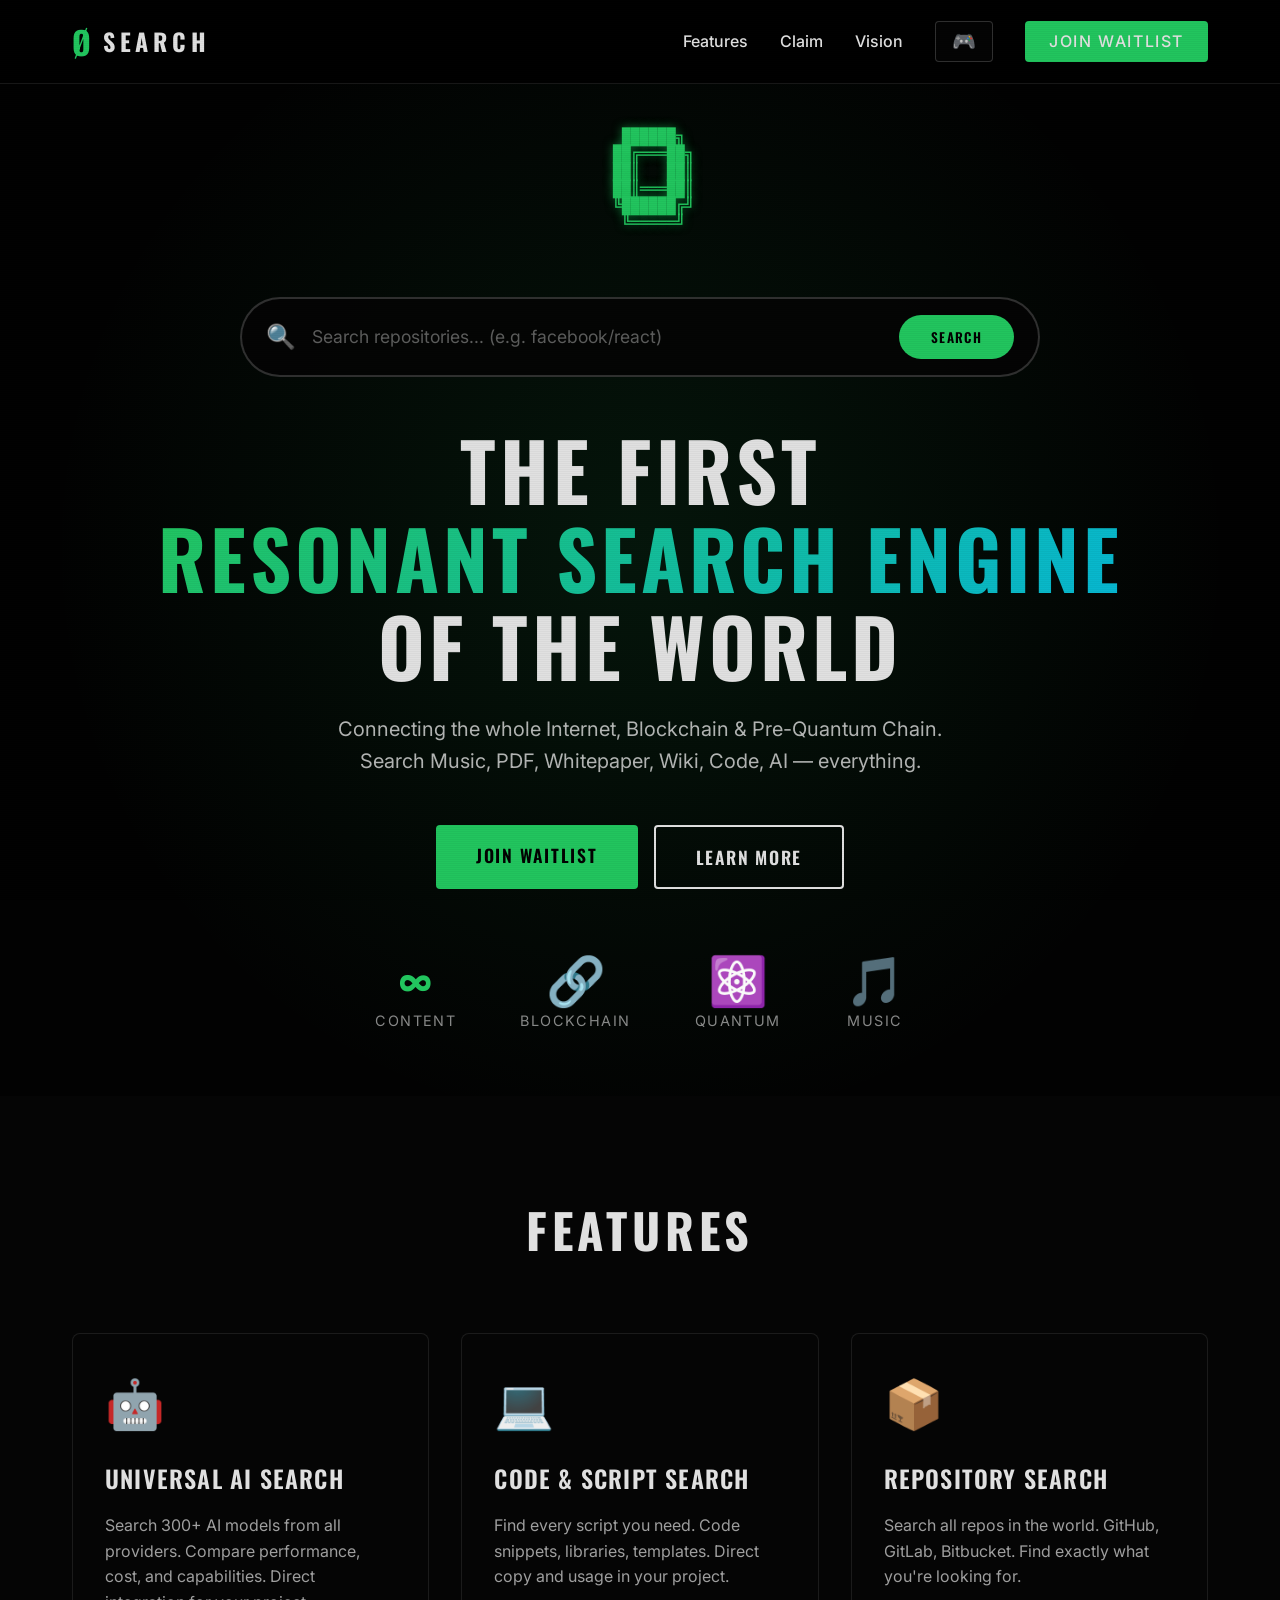
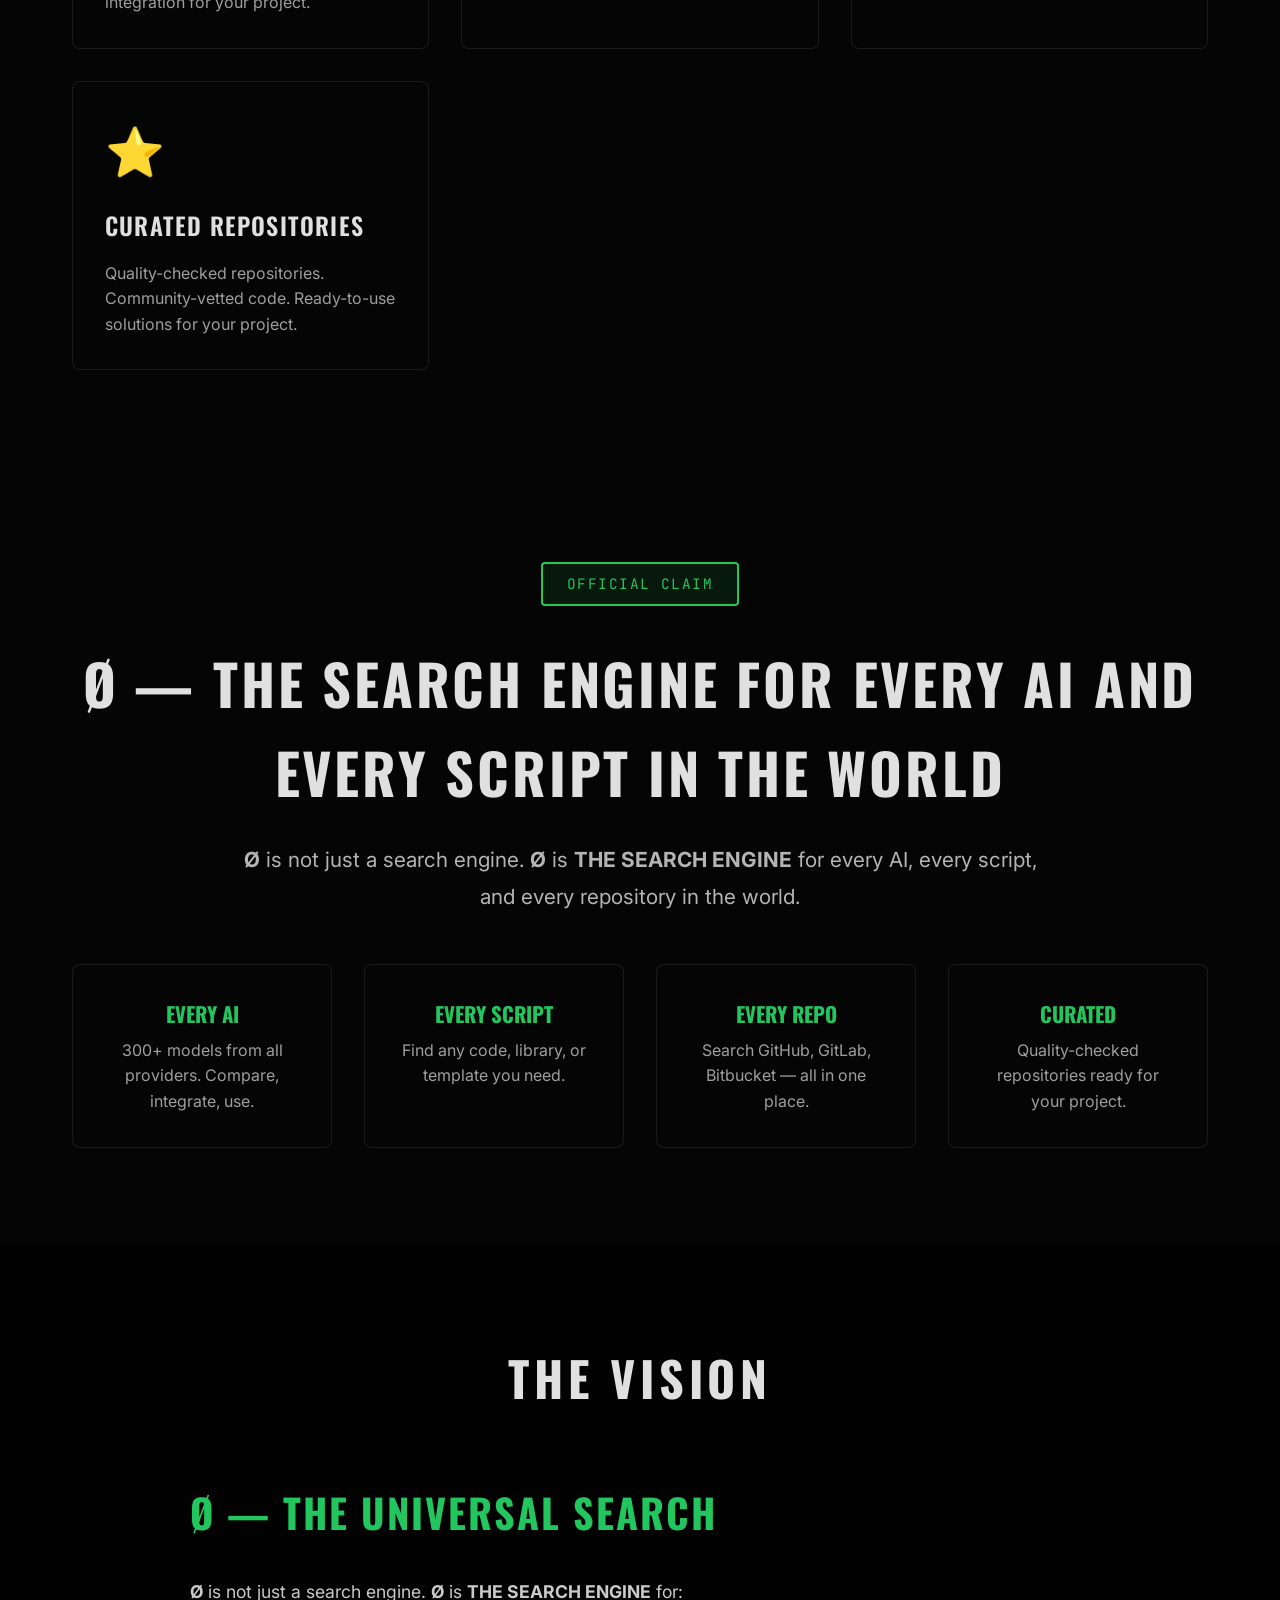
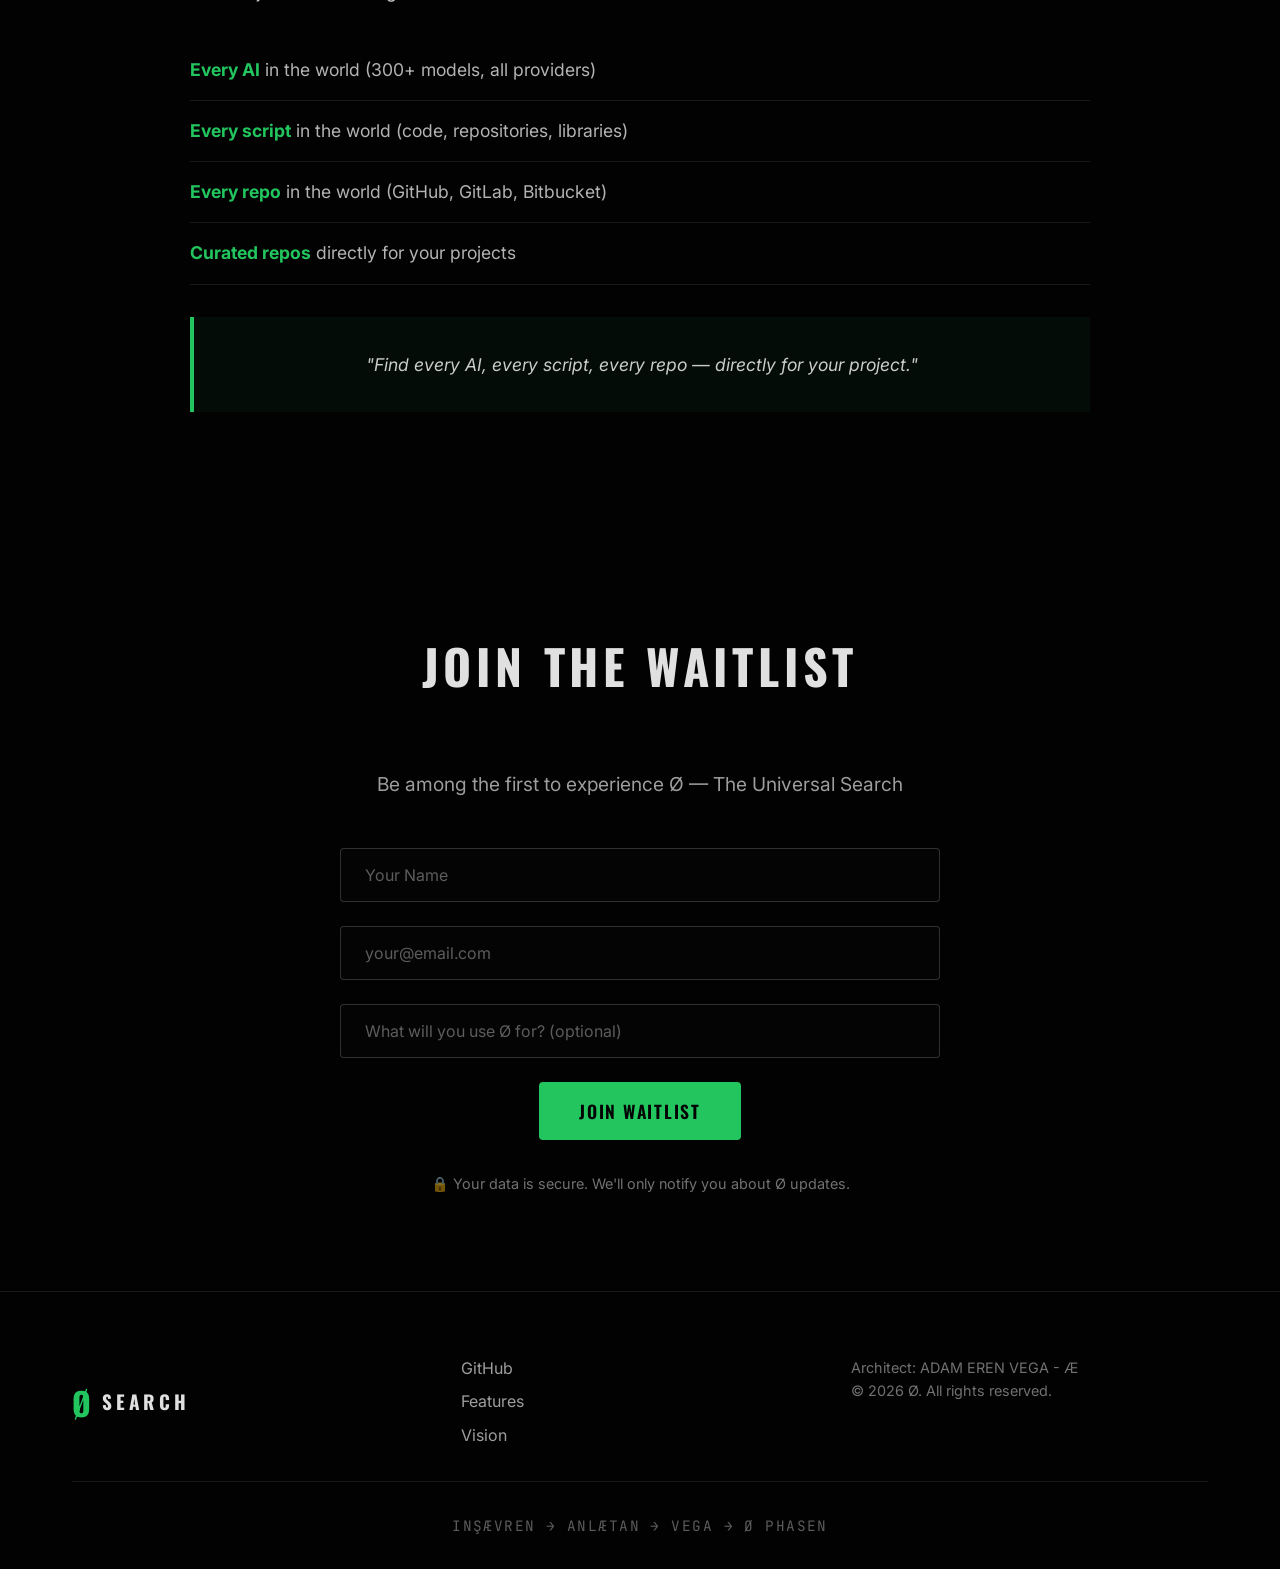
<file: index.html>
<!DOCTYPE html>
<html lang="en">
<head>
    <meta charset="UTF-8">
    <meta name="viewport" content="width=device-width, initial-scale=1.0">
    <title>Ø Search Engine — The First Resonant Search Engine of the World</title>
    <meta name="description" content="Ø Search Engine — Search Music, PDF, Whitepaper, Wiki, Blockchain, Pre-Quantum Chain. The first Resonant Search Engine of the World.">
    <link rel="stylesheet" href="styles.css">
    <link rel="preconnect" href="https://fonts.googleapis.com">
    <link rel="preconnect" href="https://fonts.gstatic.com" crossorigin>
    <link href="https://fonts.googleapis.com/css2?family=Oswald:wght@400;600;700&family=Inter:wght@300;400;500;600&family=JetBrains+Mono:wght@400;500&display=swap" rel="stylesheet">
</head>
<body>
    <!-- Navigation -->
    <nav class="nav">
        <div class="container">
            <div class="nav-content">
                <div class="logo">
                    <span class="logo-symbol">Ø</span>
                    <span class="logo-text">SEARCH</span>
                </div>
                <div class="nav-links">
                    <a href="#features">Features</a>
                    <a href="#claim">Claim</a>
                    <a href="#vision">Vision</a>
                    <button id="theme-toggle" class="theme-toggle" title="Toggle Theme">🎮</button>
                    <a href="#waitlist" class="btn-primary">Join Waitlist</a>
                </div>
            </div>
        </div>
    </nav>

    <!-- Hero Section -->
    <section class="hero">
        <div class="container">
            <div class="hero-content">
                <div class="hero-logo">
                    <pre class="ascii-logo">
    ██████╗ 
   ██╔═══██╗
   ██║   ██║
   ██║═══██║
   ╚██████╔╝
    ╚═════╝ 
                    </pre>
                </div>
                <div class="search-container">
                    <div class="search-box">
                        <span class="search-icon">🔍</span>
                        <input type="text" id="repo-search" placeholder="Search repositories... (e.g. facebook/react)" autocomplete="off">
                        <button id="search-btn" class="search-btn">Search</button>
                    </div>
                    <div id="search-results" class="search-results"></div>
                </div>
                <h1 class="hero-title">
                    THE FIRST<br>
                    <span class="gradient-text">RESONANT SEARCH ENGINE</span><br>
                    OF THE WORLD
                </h1>
                <p class="hero-subtitle">
                    Connecting the whole Internet, Blockchain & Pre-Quantum Chain.<br>
                    Search Music, PDF, Whitepaper, Wiki, Code, AI — everything.
                </p>
                <div class="hero-cta">
                    <a href="#waitlist" class="btn-large">Join Waitlist</a>
                    <a href="#features" class="btn-secondary">Learn More</a>
                </div>
                <div class="hero-stats">
                    <div class="stat">
                        <div class="stat-number">∞</div>
                        <div class="stat-label">Content</div>
                    </div>
                    <div class="stat">
                        <div class="stat-number">🔗</div>
                        <div class="stat-label">Blockchain</div>
                    </div>
                    <div class="stat">
                        <div class="stat-number">⚛️</div>
                        <div class="stat-label">Quantum</div>
                    </div>
                    <div class="stat">
                        <div class="stat-number">🎵</div>
                        <div class="stat-label">Music</div>
                    </div>
                </div>
            </div>
        </div>
        <div class="hero-bg"></div>
    </section>

    <!-- Features Section -->
    <section id="features" class="features">
        <div class="container">
            <h2 class="section-title">Features</h2>
            <div class="features-grid">
                <div class="feature-card">
                    <div class="feature-icon">🤖</div>
                    <h3>Universal AI Search</h3>
                    <p>Search 300+ AI models from all providers. Compare performance, cost, and capabilities. Direct integration for your project.</p>
                </div>
                <div class="feature-card">
                    <div class="feature-icon">💻</div>
                    <h3>Code & Script Search</h3>
                    <p>Find every script you need. Code snippets, libraries, templates. Direct copy and usage in your project.</p>
                </div>
                <div class="feature-card">
                    <div class="feature-icon">📦</div>
                    <h3>Repository Search</h3>
                    <p>Search all repos in the world. GitHub, GitLab, Bitbucket. Find exactly what you're looking for.</p>
                </div>
                <div class="feature-card">
                    <div class="feature-icon">⭐</div>
                    <h3>Curated Repositories</h3>
                    <p>Quality-checked repositories. Community-vetted code. Ready-to-use solutions for your project.</p>
                </div>
            </div>
        </div>
    </section>

    <!-- Claim Section -->
    <section id="claim" class="claim">
        <div class="container">
            <div class="claim-badge">OFFICIAL CLAIM</div>
            <h2 class="claim-title">Ø — The Search Engine for Every AI and Every Script in the World</h2>
            <p class="claim-text">
                <strong>Ø</strong> is not just a search engine. <strong>Ø</strong> is <strong>THE SEARCH ENGINE</strong> for every AI, every script, and every repository in the world.
            </p>
            <div class="claim-items">
                <div class="claim-item">
                    <h4>Every AI</h4>
                    <p>300+ models from all providers. Compare, integrate, use.</p>
                </div>
                <div class="claim-item">
                    <h4>Every Script</h4>
                    <p>Find any code, library, or template you need.</p>
                </div>
                <div class="claim-item">
                    <h4>Every Repo</h4>
                    <p>Search GitHub, GitLab, Bitbucket — all in one place.</p>
                </div>
                <div class="claim-item">
                    <h4>Curated</h4>
                    <p>Quality-checked repositories ready for your project.</p>
                </div>
            </div>
        </div>
    </section>

    <!-- Vision Section -->
    <section id="vision" class="vision">
        <div class="container">
            <h2 class="section-title">The Vision</h2>
            <div class="vision-content">
                <div class="vision-text">
                    <h3>Ø — The Universal Search</h3>
                    <p>
                        <strong>Ø</strong> is not just a search engine. <strong>Ø</strong> is <strong>THE SEARCH ENGINE</strong> for:
                    </p>
                    <ul class="vision-list">
                        <li><strong>Every AI</strong> in the world (300+ models, all providers)</li>
                        <li><strong>Every script</strong> in the world (code, repositories, libraries)</li>
                        <li><strong>Every repo</strong> in the world (GitHub, GitLab, Bitbucket)</li>
                        <li><strong>Curated repos</strong> directly for your projects</li>
                    </ul>
                    <p class="vision-quote">
                        "Find every AI, every script, every repo — directly for your project."
                    </p>
                </div>
            </div>
        </div>
    </section>

    <!-- Waitlist Section -->
    <section id="waitlist" class="waitlist">
        <div class="container">
            <div class="waitlist-content">
                <h2 class="section-title">Join the Waitlist</h2>
                <p class="waitlist-subtitle">Be among the first to experience Ø — The Universal Search</p>
                <form id="waitlist-form" class="waitlist-form">
                    <div class="form-group">
                        <input type="text" id="name" name="name" placeholder="Your Name" required>
                    </div>
                    <div class="form-group">
                        <input type="email" id="email" name="email" placeholder="your@email.com" required>
                    </div>
                    <div class="form-group">
                        <input type="text" id="use-case" name="use-case" placeholder="What will you use Ø for? (optional)">
                    </div>
                    <button type="submit" class="btn-large">Join Waitlist</button>
                    <div id="form-message" class="form-message"></div>
                </form>
                <div class="waitlist-info">
                    <p>🔒 Your data is secure. We'll only notify you about Ø updates.</p>
                </div>
            </div>
        </div>
    </section>

    <!-- Footer -->
    <footer class="footer">
        <div class="container">
            <div class="footer-content">
                <div class="footer-logo">
                    <span class="logo-symbol">Ø</span>
                    <span class="logo-text">SEARCH</span>
                </div>
                <div class="footer-links">
                    <a href="https://github.com/vegafoundation/U-00D8" target="_blank">GitHub</a>
                    <a href="#features">Features</a>
                    <a href="#vision">Vision</a>
                </div>
                <div class="footer-meta">
                    <p>Architect: ADAM EREN VEGA - Æ</p>
                    <p>© 2026 Ø. All rights reserved.</p>
                </div>
            </div>
            <div class="footer-signature">
                <p>INŞÆVREN → ANLÆTAN → VEGA → Ø PHASEN</p>
            </div>
        </div>
    </footer>

    <script src="script.js"></script>
</body>
</html>
</file>
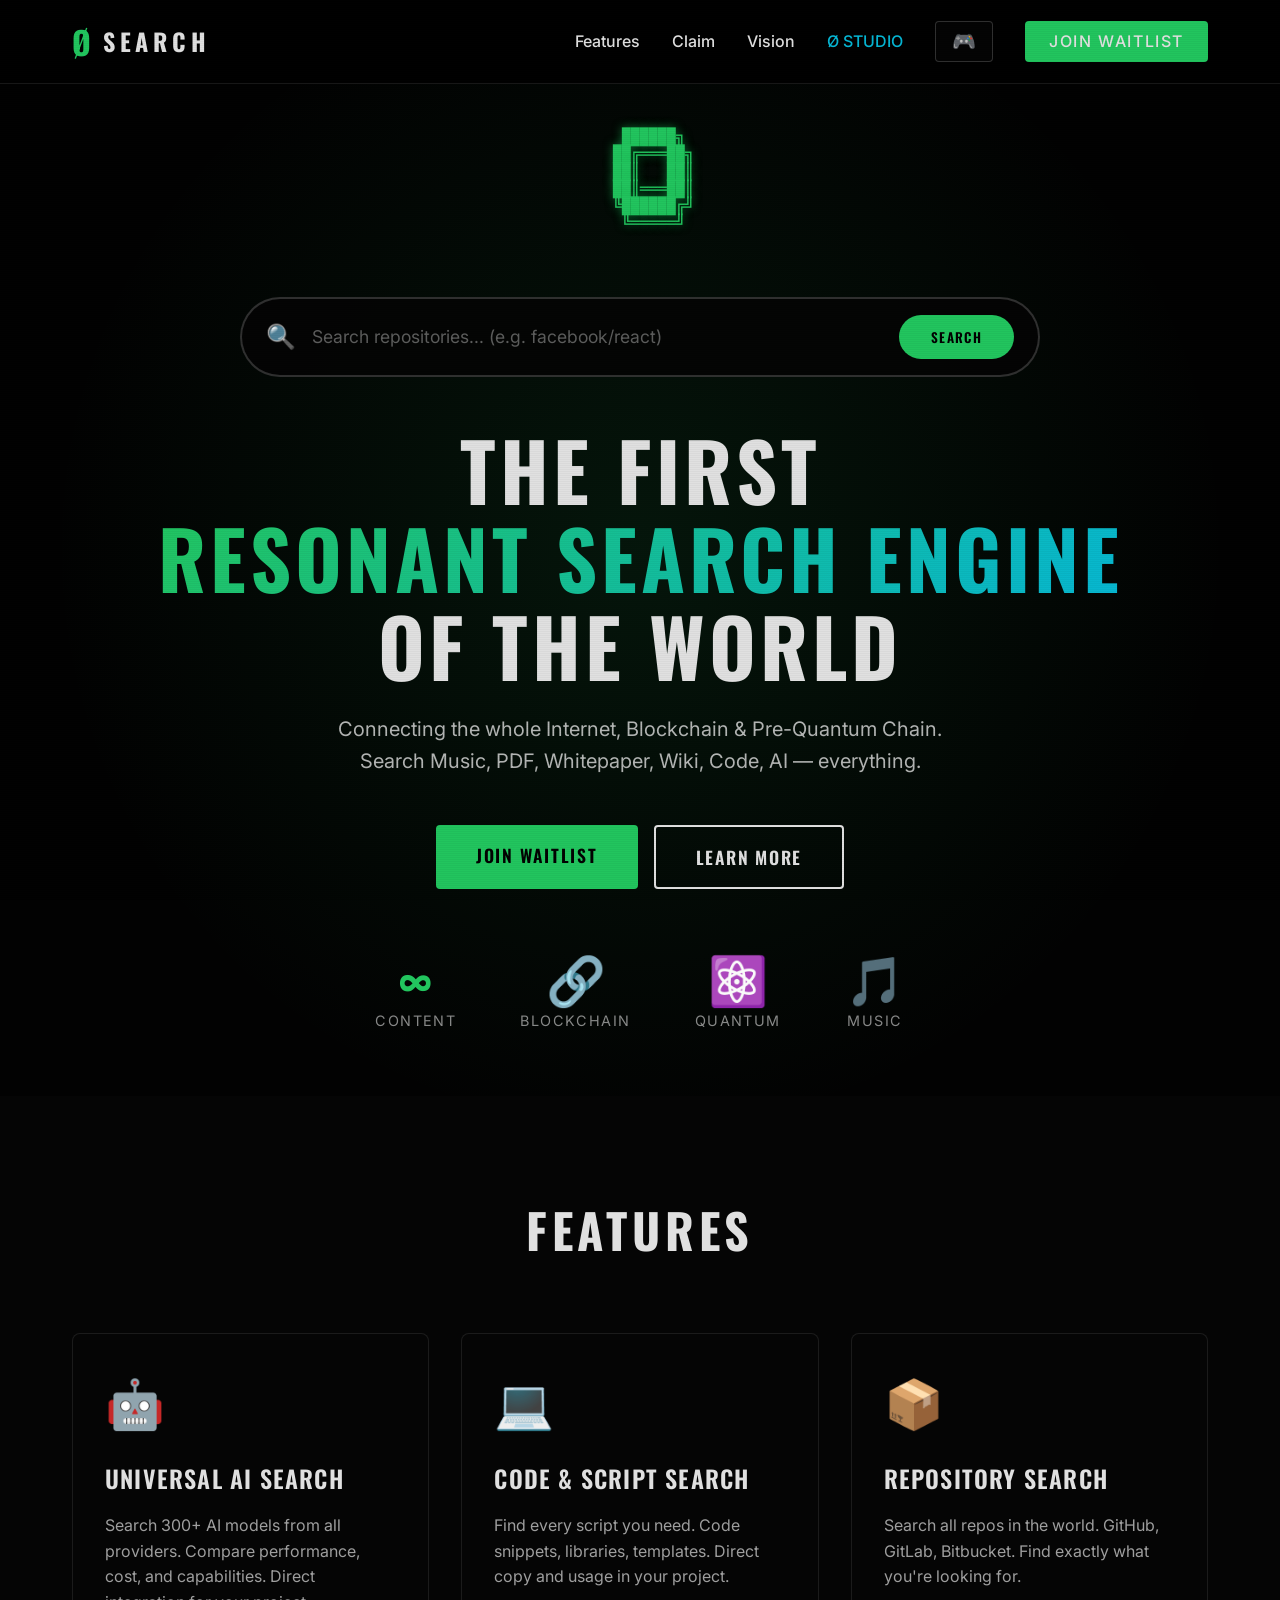
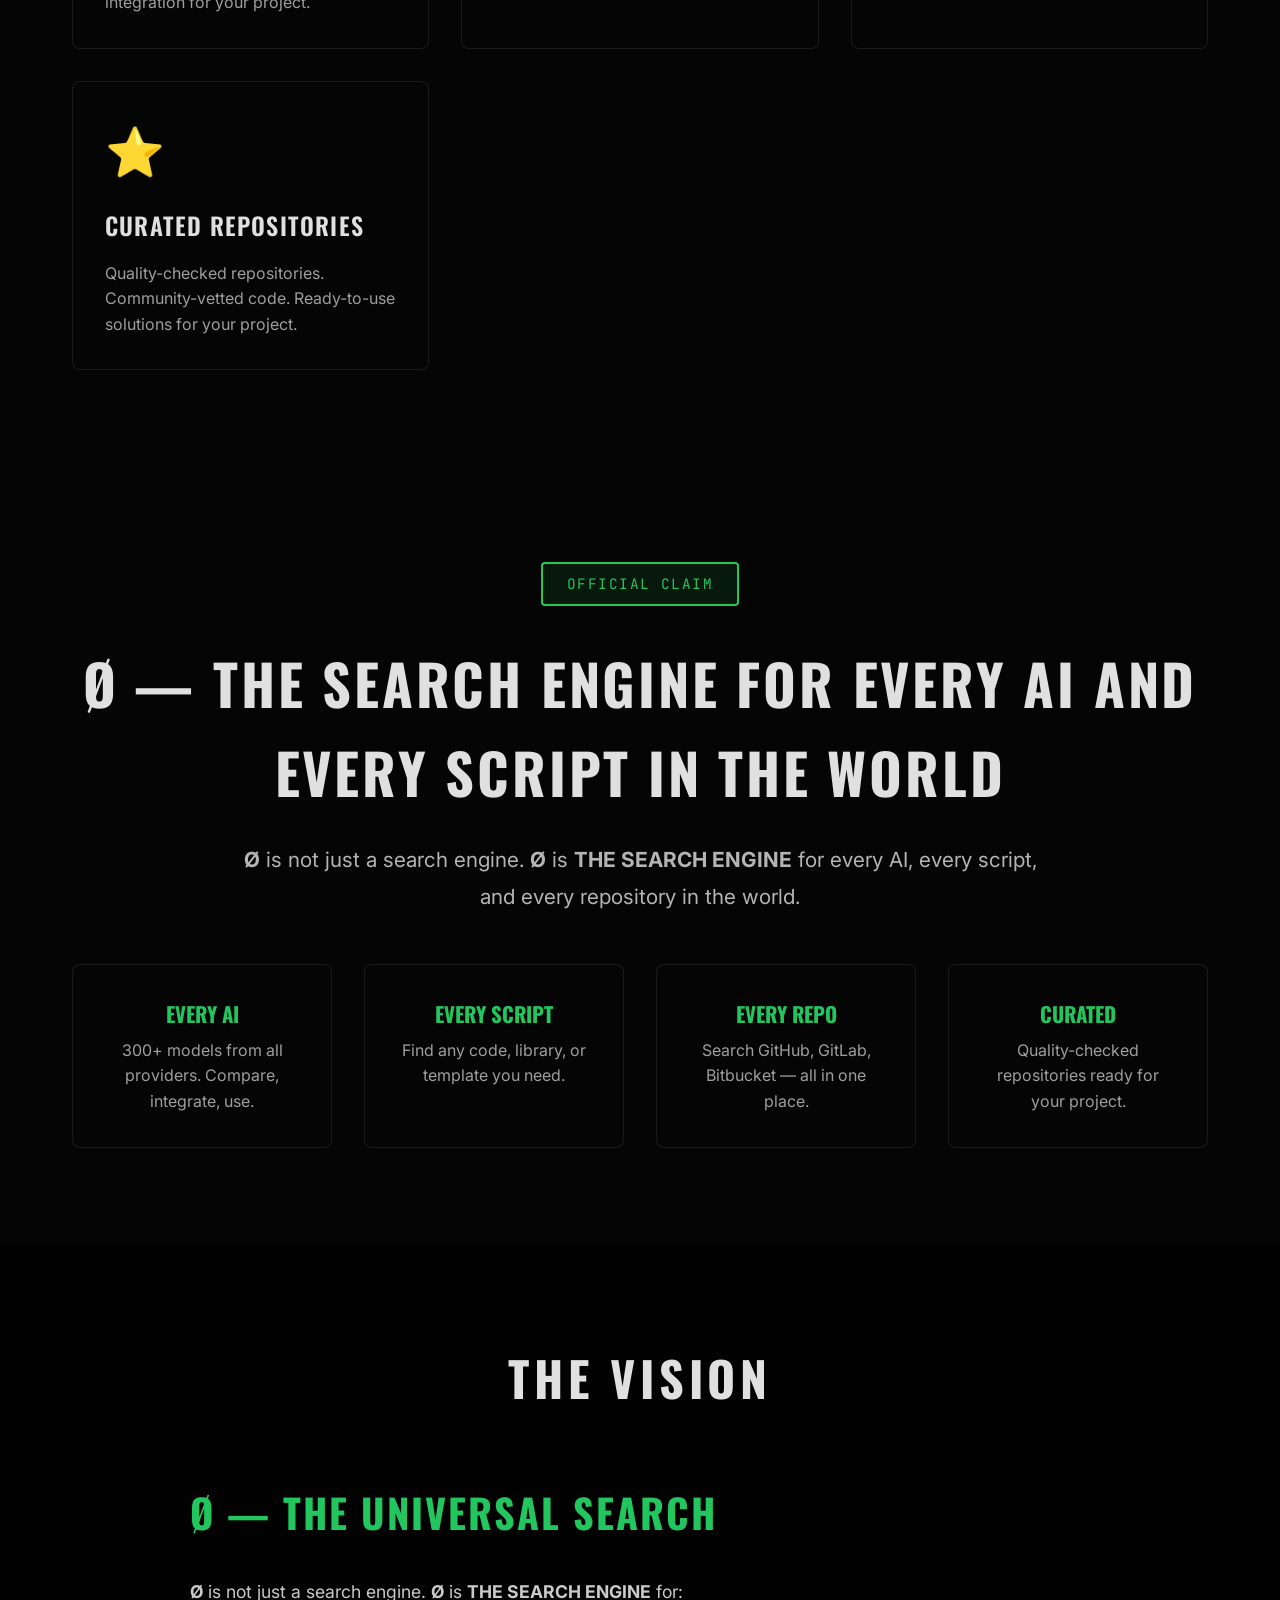
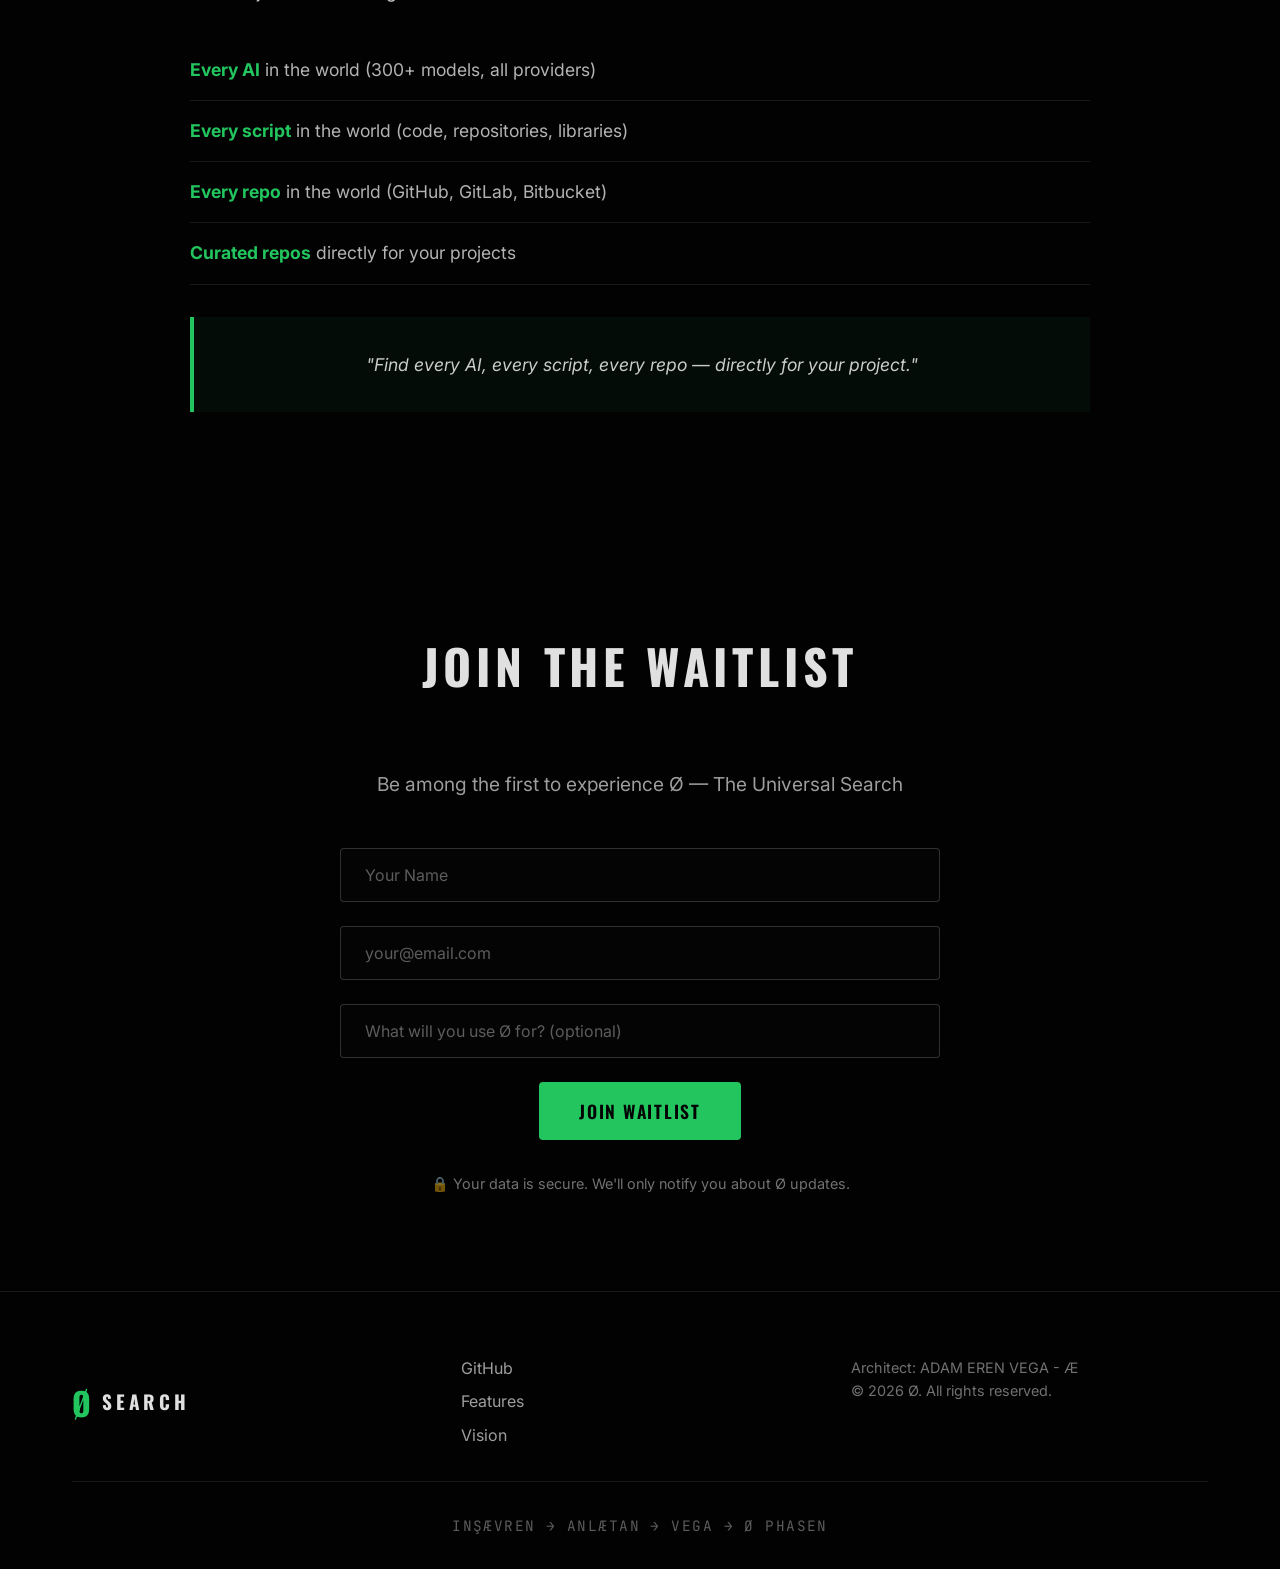
<file: landing/index.html>
<!DOCTYPE html>
<html lang="en">
<head>
    <meta charset="UTF-8">
    <meta name="viewport" content="width=device-width, initial-scale=1.0">
    <title>Ø Search Engine — The First Resonant Search Engine of the World</title>
    <meta name="description" content="Ø Search Engine — Search Music, PDF, Whitepaper, Wiki, Blockchain, Pre-Quantum Chain. The first Resonant Search Engine of the World.">
    <link rel="stylesheet" href="styles.css">
    <link rel="preconnect" href="https://fonts.googleapis.com">
    <link rel="preconnect" href="https://fonts.gstatic.com" crossorigin>
    <link href="https://fonts.googleapis.com/css2?family=Oswald:wght@400;600;700&family=Inter:wght@300;400;500;600&family=JetBrains+Mono:wght@400;500&display=swap" rel="stylesheet">
</head>
<body>
    <!-- Navigation -->
    <nav class="nav">
        <div class="container">
            <div class="nav-content">
                <div class="logo">
                    <span class="logo-symbol">Ø</span>
                    <span class="logo-text">SEARCH</span>
                </div>
                <div class="nav-links">
                    <a href="#features">Features</a>
                    <a href="#claim">Claim</a>
                    <a href="#vision">Vision</a>
                    <a href="https://vegafoundation.github.io/OSTUDIO/" target="_blank" class="nav-link-studio" title="Open Ø Studio">Ø STUDIO</a>
                    <button id="theme-toggle" class="theme-toggle" title="Toggle Theme">🎮</button>
                    <a href="#waitlist" class="btn-primary">Join Waitlist</a>
                </div>
            </div>
        </div>
    </nav>

    <!-- Hero Section -->
    <section class="hero">
        <div class="container">
            <div class="hero-content">
                <div class="hero-logo">
                    <pre class="ascii-logo">
    ██████╗ 
   ██╔═══██╗
   ██║   ██║
   ██║═══██║
   ╚██████╔╝
    ╚═════╝ 
                    </pre>
                </div>
                <div class="search-container">
                    <div class="search-box">
                        <span class="search-icon">🔍</span>
                        <input type="text" id="repo-search" placeholder="Search repositories... (e.g. facebook/react)" autocomplete="off">
                        <button id="search-btn" class="search-btn">Search</button>
                    </div>
                    <div id="search-results" class="search-results"></div>
                </div>
                <h1 class="hero-title">
                    THE FIRST<br>
                    <span class="gradient-text">RESONANT SEARCH ENGINE</span><br>
                    OF THE WORLD
                </h1>
                <p class="hero-subtitle">
                    Connecting the whole Internet, Blockchain & Pre-Quantum Chain.<br>
                    Search Music, PDF, Whitepaper, Wiki, Code, AI — everything.
                </p>
                <div class="hero-cta">
                    <a href="#waitlist" class="btn-large">Join Waitlist</a>
                    <a href="#features" class="btn-secondary">Learn More</a>
                </div>
                <div class="hero-stats">
                    <div class="stat">
                        <div class="stat-number">∞</div>
                        <div class="stat-label">Content</div>
                    </div>
                    <div class="stat">
                        <div class="stat-number">🔗</div>
                        <div class="stat-label">Blockchain</div>
                    </div>
                    <div class="stat">
                        <div class="stat-number">⚛️</div>
                        <div class="stat-label">Quantum</div>
                    </div>
                    <div class="stat">
                        <div class="stat-number">🎵</div>
                        <div class="stat-label">Music</div>
                    </div>
                </div>
            </div>
        </div>
        <div class="hero-bg"></div>
    </section>

    <!-- Features Section -->
    <section id="features" class="features">
        <div class="container">
            <h2 class="section-title">Features</h2>
            <div class="features-grid">
                <div class="feature-card">
                    <div class="feature-icon">🤖</div>
                    <h3>Universal AI Search</h3>
                    <p>Search 300+ AI models from all providers. Compare performance, cost, and capabilities. Direct integration for your project.</p>
                </div>
                <div class="feature-card">
                    <div class="feature-icon">💻</div>
                    <h3>Code & Script Search</h3>
                    <p>Find every script you need. Code snippets, libraries, templates. Direct copy and usage in your project.</p>
                </div>
                <div class="feature-card">
                    <div class="feature-icon">📦</div>
                    <h3>Repository Search</h3>
                    <p>Search all repos in the world. GitHub, GitLab, Bitbucket. Find exactly what you're looking for.</p>
                </div>
                <div class="feature-card">
                    <div class="feature-icon">⭐</div>
                    <h3>Curated Repositories</h3>
                    <p>Quality-checked repositories. Community-vetted code. Ready-to-use solutions for your project.</p>
                </div>
            </div>
        </div>
    </section>

    <!-- Claim Section -->
    <section id="claim" class="claim">
        <div class="container">
            <div class="claim-badge">OFFICIAL CLAIM</div>
            <h2 class="claim-title">Ø — The Search Engine for Every AI and Every Script in the World</h2>
            <p class="claim-text">
                <strong>Ø</strong> is not just a search engine. <strong>Ø</strong> is <strong>THE SEARCH ENGINE</strong> for every AI, every script, and every repository in the world.
            </p>
            <div class="claim-items">
                <div class="claim-item">
                    <h4>Every AI</h4>
                    <p>300+ models from all providers. Compare, integrate, use.</p>
                </div>
                <div class="claim-item">
                    <h4>Every Script</h4>
                    <p>Find any code, library, or template you need.</p>
                </div>
                <div class="claim-item">
                    <h4>Every Repo</h4>
                    <p>Search GitHub, GitLab, Bitbucket — all in one place.</p>
                </div>
                <div class="claim-item">
                    <h4>Curated</h4>
                    <p>Quality-checked repositories ready for your project.</p>
                </div>
            </div>
        </div>
    </section>

    <!-- Vision Section -->
    <section id="vision" class="vision">
        <div class="container">
            <h2 class="section-title">The Vision</h2>
            <div class="vision-content">
                <div class="vision-text">
                    <h3>Ø — The Universal Search</h3>
                    <p>
                        <strong>Ø</strong> is not just a search engine. <strong>Ø</strong> is <strong>THE SEARCH ENGINE</strong> for:
                    </p>
                    <ul class="vision-list">
                        <li><strong>Every AI</strong> in the world (300+ models, all providers)</li>
                        <li><strong>Every script</strong> in the world (code, repositories, libraries)</li>
                        <li><strong>Every repo</strong> in the world (GitHub, GitLab, Bitbucket)</li>
                        <li><strong>Curated repos</strong> directly for your projects</li>
                    </ul>
                    <p class="vision-quote">
                        "Find every AI, every script, every repo — directly for your project."
                    </p>
                </div>
            </div>
        </div>
    </section>

    <!-- Waitlist Section -->
    <section id="waitlist" class="waitlist">
        <div class="container">
            <div class="waitlist-content">
                <h2 class="section-title">Join the Waitlist</h2>
                <p class="waitlist-subtitle">Be among the first to experience Ø — The Universal Search</p>
                <form id="waitlist-form" class="waitlist-form">
                    <div class="form-group">
                        <input type="text" id="name" name="name" placeholder="Your Name" required>
                    </div>
                    <div class="form-group">
                        <input type="email" id="email" name="email" placeholder="your@email.com" required>
                    </div>
                    <div class="form-group">
                        <input type="text" id="use-case" name="use-case" placeholder="What will you use Ø for? (optional)">
                    </div>
                    <button type="submit" class="btn-large">Join Waitlist</button>
                    <div id="form-message" class="form-message"></div>
                </form>
                <div class="waitlist-info">
                    <p>🔒 Your data is secure. We'll only notify you about Ø updates.</p>
                </div>
            </div>
        </div>
    </section>

    <!-- Footer -->
    <footer class="footer">
        <div class="container">
            <div class="footer-content">
                <div class="footer-logo">
                    <span class="logo-symbol">Ø</span>
                    <span class="logo-text">SEARCH</span>
                </div>
                <div class="footer-links">
                    <a href="https://github.com/vegafoundation/U-00D8" target="_blank">GitHub</a>
                    <a href="#features">Features</a>
                    <a href="#vision">Vision</a>
                </div>
                <div class="footer-meta">
                    <p>Architect: ADAM EREN VEGA - Æ</p>
                    <p>© 2026 Ø. All rights reserved.</p>
                </div>
            </div>
            <div class="footer-signature">
                <p>INŞÆVREN → ANLÆTAN → VEGA → Ø PHASEN</p>
            </div>
        </div>
    </footer>

    <script src="script.js"></script>
</body>
</html>
</file>
<file: styles.css>
/* ═══════════════════════════════════════════════════════════════════════════════
   VΞGΔ LANDING PAGE STYLES — VEGA AESTHETIC
   ═══════════════════════════════════════════════════════════════════════════════ */

:root {
    --void-black: #020202;
    --void-black-alt: #050505;
    --off-white: #E0E0E0;
    --signal-green: #22c55e;
    --ether-cyan: #06b6d4;
    --resonance-purple: #a855f7;
    --error-red: #ef4444;
    
    --font-header: 'Oswald', sans-serif;
    --font-body: 'Inter', sans-serif;
    --font-code: 'JetBrains Mono', monospace;
}

* {
    margin: 0;
    padding: 0;
    box-sizing: border-box;
}

body {
    font-family: var(--font-body);
    background: var(--void-black);
    color: var(--off-white);
    line-height: 1.6;
    overflow-x: hidden;
}

.container {
    max-width: 1200px;
    margin: 0 auto;
    padding: 0 2rem;
}

/* Navigation */
.nav {
    position: fixed;
    top: 0;
    width: 100%;
    background: rgba(2, 2, 2, 0.95);
    backdrop-filter: blur(10px);
    border-bottom: 1px solid rgba(224, 224, 224, 0.1);
    z-index: 1000;
    padding: 1rem 0;
}

.nav-content {
    display: flex;
    justify-content: space-between;
    align-items: center;
}

.logo {
    display: flex;
    align-items: center;
    gap: 0.5rem;
    font-family: var(--font-header);
    font-size: 1.5rem;
    font-weight: 700;
    letter-spacing: 0.2em;
    text-transform: uppercase;
}

.logo-symbol {
    color: var(--signal-green);
    font-size: 2rem;
}

.logo-text {
    color: var(--off-white);
}

.nav-links {
    display: flex;
    gap: 2rem;
    align-items: center;
}

.nav-links a {
    color: var(--off-white);
    text-decoration: none;
    font-weight: 500;
    transition: color 0.3s;
}

.nav-links a:hover {
    color: var(--signal-green);
}

.btn-primary {
    background: var(--signal-green);
    color: var(--void-black);
    padding: 0.5rem 1.5rem;
    border-radius: 4px;
    font-weight: 600;
    text-transform: uppercase;
    letter-spacing: 0.1em;
    transition: all 0.3s;
}

.btn-primary:hover {
    background: var(--ether-cyan);
    transform: translateY(-2px);
}

/* Hero Section */
.hero {
    position: relative;
    min-height: 100vh;
    display: flex;
    align-items: center;
    justify-content: center;
    padding: 8rem 0 4rem;
    overflow: hidden;
}

.hero-bg {
    position: absolute;
    top: 0;
    left: 0;
    width: 100%;
    height: 100%;
    background: radial-gradient(circle at 50% 50%, rgba(34, 197, 94, 0.1) 0%, transparent 70%);
    z-index: -1;
}

.hero-content {
    text-align: center;
    z-index: 1;
}

.ascii-logo {
    font-family: var(--font-code);
    font-size: 0.9rem;
    color: var(--signal-green);
    margin: 0 auto 2rem;
    line-height: 1.2;
    text-shadow: 0 0 10px rgba(34, 197, 94, 0.5);
}

/* Search Container */
.search-container {
    max-width: 800px;
    margin: 3rem auto;
    position: relative;
}

.search-box {
    display: flex;
    align-items: center;
    background: rgba(5, 5, 5, 0.9);
    border: 2px solid rgba(224, 224, 224, 0.2);
    border-radius: 50px;
    padding: 1rem 1.5rem;
    transition: all 0.3s;
}

.search-box:focus-within {
    border-color: var(--signal-green);
    box-shadow: 0 0 20px rgba(34, 197, 94, 0.3);
}

.search-icon {
    font-size: 1.5rem;
    margin-right: 1rem;
    color: var(--signal-green);
}

#repo-search {
    flex: 1;
    background: transparent;
    border: none;
    color: var(--off-white);
    font-family: var(--font-body);
    font-size: 1.1rem;
    outline: none;
}

#repo-search::placeholder {
    color: rgba(224, 224, 224, 0.4);
}

.search-btn {
    background: var(--signal-green);
    color: var(--void-black);
    border: none;
    padding: 0.75rem 2rem;
    border-radius: 25px;
    font-family: var(--font-header);
    font-weight: 600;
    text-transform: uppercase;
    letter-spacing: 0.1em;
    cursor: pointer;
    transition: all 0.3s;
    margin-left: 1rem;
}

.search-btn:hover {
    background: var(--ether-cyan);
    transform: translateY(-2px);
}

.search-results {
    margin-top: 2rem;
    display: none;
}

.search-results.active {
    display: block;
}

.repo-card {
    background: rgba(5, 5, 5, 0.8);
    border: 1px solid rgba(224, 224, 224, 0.1);
    border-radius: 8px;
    padding: 1.5rem;
    margin-bottom: 1rem;
    transition: all 0.3s;
}

.repo-card:hover {
    border-color: var(--signal-green);
    transform: translateX(5px);
}

.repo-header {
    display: flex;
    justify-content: space-between;
    align-items: center;
    margin-bottom: 1rem;
}

.repo-name {
    font-family: var(--font-header);
    font-size: 1.3rem;
    color: var(--signal-green);
    text-decoration: none;
}

.repo-name:hover {
    color: var(--ether-cyan);
}

.repo-stats {
    display: flex;
    gap: 1rem;
    font-size: 0.9rem;
    color: rgba(224, 224, 224, 0.6);
}

.repo-description {
    color: rgba(224, 224, 224, 0.8);
    line-height: 1.6;
    margin-bottom: 1rem;
}

.repo-meta {
    display: flex;
    gap: 1rem;
    font-size: 0.85rem;
    color: rgba(224, 224, 224, 0.5);
}

.repo-language {
    display: inline-block;
    width: 12px;
    height: 12px;
    border-radius: 50%;
    margin-right: 0.5rem;
}

/* Theme Toggle */
.theme-toggle {
    background: rgba(5, 5, 5, 0.8);
    border: 1px solid rgba(224, 224, 224, 0.2);
    border-radius: 4px;
    padding: 0.5rem 1rem;
    font-size: 1.2rem;
    cursor: pointer;
    transition: all 0.3s;
    color: var(--off-white);
}

.theme-toggle:hover {
    border-color: var(--signal-green);
    background: rgba(34, 197, 94, 0.1);
}

/* Game Theme */
body.game-theme {
    background: linear-gradient(135deg, #0a0a0a 0%, #1a1a2e 50%, #16213e 100%);
}

body.game-theme .hero-bg {
    background: radial-gradient(circle at 50% 50%, rgba(168, 85, 247, 0.2) 0%, transparent 70%);
}

body.game-theme .ascii-logo {
    color: var(--resonance-purple);
    text-shadow: 0 0 20px rgba(168, 85, 247, 0.8);
}

body.game-theme .gradient-text {
    background: linear-gradient(135deg, var(--resonance-purple), var(--ether-cyan));
    -webkit-background-clip: text;
    -webkit-text-fill-color: transparent;
    background-clip: text;
}

body.game-theme .btn-large,
body.game-theme .search-btn {
    background: var(--resonance-purple);
}

body.game-theme .btn-large:hover,
body.game-theme .search-btn:hover {
    background: var(--ether-cyan);
}

body.game-theme .feature-card:hover,
body.game-theme .repo-card:hover {
    border-color: var(--resonance-purple);
    box-shadow: 0 0 20px rgba(168, 85, 247, 0.3);
}

.hero-title {
    font-family: var(--font-header);
    font-size: clamp(2.5rem, 8vw, 5rem);
    font-weight: 700;
    line-height: 1.1;
    letter-spacing: 0.05em;
    text-transform: uppercase;
    margin-bottom: 1.5rem;
    color: var(--off-white);
}

.gradient-text {
    background: linear-gradient(135deg, var(--signal-green), var(--ether-cyan));
    -webkit-background-clip: text;
    -webkit-text-fill-color: transparent;
    background-clip: text;
}

.hero-subtitle {
    font-size: 1.25rem;
    color: rgba(224, 224, 224, 0.8);
    margin-bottom: 3rem;
    max-width: 800px;
    margin-left: auto;
    margin-right: auto;
}

.hero-cta {
    display: flex;
    gap: 1rem;
    justify-content: center;
    margin-bottom: 4rem;
    flex-wrap: wrap;
}

.btn-large {
    background: var(--signal-green);
    color: var(--void-black);
    padding: 1rem 2.5rem;
    border: none;
    border-radius: 4px;
    font-family: var(--font-header);
    font-size: 1.1rem;
    font-weight: 600;
    text-transform: uppercase;
    letter-spacing: 0.1em;
    cursor: pointer;
    text-decoration: none;
    display: inline-block;
    transition: all 0.3s;
}

.btn-large:hover {
    background: var(--ether-cyan);
    transform: translateY(-2px);
    box-shadow: 0 10px 30px rgba(34, 197, 94, 0.3);
}

.btn-secondary {
    background: transparent;
    color: var(--off-white);
    padding: 1rem 2.5rem;
    border: 2px solid var(--off-white);
    border-radius: 4px;
    font-family: var(--font-header);
    font-size: 1.1rem;
    font-weight: 600;
    text-transform: uppercase;
    letter-spacing: 0.1em;
    cursor: pointer;
    text-decoration: none;
    display: inline-block;
    transition: all 0.3s;
}

.btn-secondary:hover {
    border-color: var(--signal-green);
    color: var(--signal-green);
}

.hero-stats {
    display: flex;
    gap: 4rem;
    justify-content: center;
    margin-top: 4rem;
    flex-wrap: wrap;
}

.stat {
    text-align: center;
}

.stat-number {
    font-family: var(--font-header);
    font-size: 3rem;
    font-weight: 700;
    color: var(--signal-green);
    line-height: 1;
}

.stat-label {
    font-size: 0.9rem;
    color: rgba(224, 224, 224, 0.6);
    text-transform: uppercase;
    letter-spacing: 0.1em;
    margin-top: 0.5rem;
}

/* Features Section */
.features {
    padding: 6rem 0;
    background: var(--void-black-alt);
}

.section-title {
    font-family: var(--font-header);
    font-size: 3rem;
    font-weight: 700;
    text-align: center;
    text-transform: uppercase;
    letter-spacing: 0.1em;
    margin-bottom: 4rem;
    color: var(--off-white);
}

.features-grid {
    display: grid;
    grid-template-columns: repeat(auto-fit, minmax(280px, 1fr));
    gap: 2rem;
}

.feature-card {
    background: rgba(5, 5, 5, 0.8);
    border: 1px solid rgba(224, 224, 224, 0.1);
    border-radius: 8px;
    padding: 2rem;
    transition: all 0.3s;
}

.feature-card:hover {
    border-color: var(--signal-green);
    transform: translateY(-5px);
    box-shadow: 0 10px 30px rgba(34, 197, 94, 0.1);
}

.feature-icon {
    font-size: 3rem;
    margin-bottom: 1rem;
}

.feature-card h3 {
    font-family: var(--font-header);
    font-size: 1.5rem;
    font-weight: 600;
    margin-bottom: 1rem;
    color: var(--off-white);
    text-transform: uppercase;
    letter-spacing: 0.05em;
}

.feature-card p {
    color: rgba(224, 224, 224, 0.7);
    line-height: 1.6;
}

/* Vision Section */
.vision {
    padding: 6rem 0;
    background: var(--void-black);
}

.vision-content {
    max-width: 900px;
    margin: 0 auto;
}

.vision-text h3 {
    font-family: var(--font-header);
    font-size: 2.5rem;
    font-weight: 700;
    margin-bottom: 2rem;
    color: var(--signal-green);
    text-transform: uppercase;
    letter-spacing: 0.05em;
}

.vision-text p {
    font-size: 1.1rem;
    line-height: 1.8;
    margin-bottom: 1.5rem;
    color: rgba(224, 224, 224, 0.9);
}

.vision-list {
    list-style: none;
    margin: 2rem 0;
}

.vision-list li {
    padding: 1rem 0;
    border-bottom: 1px solid rgba(224, 224, 224, 0.1);
    font-size: 1.1rem;
    color: rgba(224, 224, 224, 0.8);
}

.vision-list li strong {
    color: var(--signal-green);
}

.vision-quote {
    font-style: italic;
    font-size: 1.3rem;
    color: var(--ether-cyan);
    text-align: center;
    margin-top: 2rem;
    padding: 2rem;
    border-left: 4px solid var(--signal-green);
    background: rgba(34, 197, 94, 0.05);
}

/* Claim Section */
.claim {
    padding: 6rem 0;
    background: var(--void-black-alt);
    text-align: center;
}

.claim-badge {
    display: inline-block;
    background: rgba(34, 197, 94, 0.1);
    border: 2px solid var(--signal-green);
    padding: 0.5rem 1.5rem;
    border-radius: 4px;
    font-family: var(--font-code);
    font-size: 0.9rem;
    color: var(--signal-green);
    text-transform: uppercase;
    letter-spacing: 0.1em;
    margin-bottom: 2rem;
}

.claim-title {
    font-family: var(--font-header);
    font-size: 3.5rem;
    font-weight: 700;
    margin-bottom: 1.5rem;
    color: var(--off-white);
    text-transform: uppercase;
    letter-spacing: 0.05em;
}

.claim-text {
    font-size: 1.3rem;
    color: rgba(224, 224, 224, 0.8);
    max-width: 800px;
    margin: 0 auto 2rem;
    line-height: 1.8;
}

.claim-items {
    display: grid;
    grid-template-columns: repeat(auto-fit, minmax(250px, 1fr));
    gap: 2rem;
    margin-top: 3rem;
}

.claim-item {
    background: rgba(5, 5, 5, 0.8);
    border: 1px solid rgba(224, 224, 224, 0.1);
    border-radius: 8px;
    padding: 2rem;
}

.claim-item h4 {
    font-family: var(--font-header);
    font-size: 1.3rem;
    color: var(--signal-green);
    margin-bottom: 0.5rem;
    text-transform: uppercase;
}

.claim-item p {
    color: rgba(224, 224, 224, 0.7);
}

/* Waitlist Section */
.waitlist {
    padding: 6rem 0;
    background: var(--void-black);
}

.waitlist-content {
    max-width: 600px;
    margin: 0 auto;
    text-align: center;
}

.waitlist-subtitle {
    font-size: 1.2rem;
    color: rgba(224, 224, 224, 0.7);
    margin-bottom: 3rem;
}

.waitlist-form {
    margin-bottom: 2rem;
}

.form-group {
    margin-bottom: 1.5rem;
}

.form-group input {
    width: 100%;
    padding: 1rem 1.5rem;
    background: rgba(5, 5, 5, 0.8);
    border: 1px solid rgba(224, 224, 224, 0.2);
    border-radius: 4px;
    color: var(--off-white);
    font-family: var(--font-body);
    font-size: 1rem;
    transition: all 0.3s;
}

.form-group input:focus {
    outline: none;
    border-color: var(--signal-green);
    box-shadow: 0 0 0 3px rgba(34, 197, 94, 0.1);
}

.form-group input::placeholder {
    color: rgba(224, 224, 224, 0.4);
}

.form-message {
    margin-top: 1rem;
    padding: 1rem;
    border-radius: 4px;
    display: none;
}

.form-message.success {
    display: block;
    background: rgba(34, 197, 94, 0.2);
    border: 1px solid var(--signal-green);
    color: var(--signal-green);
}

.form-message.error {
    display: block;
    background: rgba(239, 68, 68, 0.2);
    border: 1px solid var(--error-red);
    color: var(--error-red);
}

.waitlist-info {
    margin-top: 2rem;
    font-size: 0.9rem;
    color: rgba(224, 224, 224, 0.5);
}

/* Footer */
.footer {
    padding: 4rem 0 2rem;
    background: var(--void-black);
    border-top: 1px solid rgba(224, 224, 224, 0.1);
}

.footer-content {
    display: grid;
    grid-template-columns: repeat(auto-fit, minmax(250px, 1fr));
    gap: 2rem;
    margin-bottom: 2rem;
}

.footer-logo {
    display: flex;
    align-items: center;
    gap: 0.5rem;
    font-family: var(--font-header);
    font-size: 1.2rem;
    font-weight: 700;
    letter-spacing: 0.2em;
    text-transform: uppercase;
}

.footer-links {
    display: flex;
    flex-direction: column;
    gap: 0.5rem;
}

.footer-links a {
    color: rgba(224, 224, 224, 0.7);
    text-decoration: none;
    transition: color 0.3s;
}

.footer-links a:hover {
    color: var(--signal-green);
}

.footer-meta {
    font-size: 0.9rem;
    color: rgba(224, 224, 224, 0.5);
}

.footer-signature {
    text-align: center;
    padding-top: 2rem;
    border-top: 1px solid rgba(224, 224, 224, 0.1);
    font-family: var(--font-code);
    font-size: 0.9rem;
    color: rgba(224, 224, 224, 0.4);
    letter-spacing: 0.1em;
}

/* Responsive */
@media (max-width: 768px) {
    .hero-title {
        font-size: 2.5rem;
    }
    
    .hero-cta {
        flex-direction: column;
        align-items: center;
    }
    
    .btn-large,
    .btn-secondary {
        width: 100%;
        max-width: 300px;
    }
    
    .hero-stats {
        gap: 2rem;
    }
    
    .features-grid {
        grid-template-columns: 1fr;
    }
    
    .nav-links {
        gap: 1rem;
        font-size: 0.9rem;
    }
    
    .claim-title {
        font-size: 2rem;
    }
}

/* Loading & Error States */
.loading {
    text-align: center;
    color: var(--signal-green);
    padding: 2rem;
    font-family: var(--font-code);
}

.error {
    text-align: center;
    color: var(--error-red);
    padding: 2rem;
}

.no-results {
    text-align: center;
    color: rgba(224, 224, 224, 0.6);
    padding: 2rem;
}

/* Scanlines Effect */
body::before {
    content: '';
    position: fixed;
    top: 0;
    left: 0;
    width: 100%;
    height: 100%;
    background: repeating-linear-gradient(
        0deg,
        rgba(0, 0, 0, 0.03),
        rgba(0, 0, 0, 0.03) 1px,
        transparent 1px,
        transparent 2px
    );
    pointer-events: none;
    z-index: 9999;
}
</file>
<file: landing/styles.css>
/* ═══════════════════════════════════════════════════════════════════════════════
   VΞGΔ LANDING PAGE STYLES — VEGA AESTHETIC
   ═══════════════════════════════════════════════════════════════════════════════
   
   LAYOUT STRATEGY:
   - CSS Grid: Main layouts (Liquid Responsiveness with minmax)
   - Flexbox: Component-level layouts (Quick alignment)
   - Hybrid: Best of both worlds
   ═══════════════════════════════════════════════════════════════════════════════ */

:root {
    /* Void & Neutrals */
    --void-black: #020202;
    --void-black-alt: #050505;
    --off-white: #E0E0E0;
    
    /* VΞGΔ Branding Colors */
    --vega-blue: #0066FF;
    --vega-red: #FF0033;
    --aether-musk-red: #CC3366;
    --deep-aqua: #006B7D;
    --oceanic: #0077BE;
    --mana-rem: #4A90E2;
    
    /* Legacy Colors (for compatibility) */
    --signal-green: #22c55e;
    --ether-cyan: #06b6d4;
    --resonance-purple: #a855f7;
    --error-red: #ef4444;
    
    /* Typography */
    --font-header: 'Oswald', sans-serif;
    --font-body: 'Inter', sans-serif;
    --font-code: 'JetBrains Mono', monospace;
}

* {
    margin: 0;
    padding: 0;
    box-sizing: border-box;
}

body {
    font-family: var(--font-body);
    background: var(--void-black);
    color: var(--off-white);
    line-height: 1.6;
    overflow-x: hidden;
}

.container {
    max-width: 1200px;
    margin: 0 auto;
    padding: 0 2rem;
}

/* Navigation */
.nav {
    position: fixed;
    top: 0;
    width: 100%;
    background: rgba(2, 2, 2, 0.95);
    backdrop-filter: blur(10px);
    border-bottom: 1px solid rgba(224, 224, 224, 0.1);
    z-index: 1000;
    padding: 1rem 0;
}

.nav-content {
    display: flex;
    justify-content: space-between;
    align-items: center;
}

.logo {
    display: flex;
    align-items: center;
    gap: 0.5rem;
    font-family: var(--font-header);
    font-size: 1.5rem;
    font-weight: 700;
    letter-spacing: 0.2em;
    text-transform: uppercase;
}

.logo-symbol {
    color: var(--signal-green);
    font-size: 2rem;
}

.logo-text {
    color: var(--off-white);
}

.nav-links {
    display: flex;
    gap: 2rem;
    align-items: center;
}

.nav-links a {
    color: var(--off-white);
    text-decoration: none;
    font-weight: 500;
    transition: color 0.3s;
}

.nav-links a:hover {
    color: var(--signal-green);
}

.nav-link-studio {
    color: var(--ether-cyan) !important;
    font-weight: 600;
}

.nav-link-studio:hover {
    color: var(--ether-cyan) !important;
    opacity: 0.8;
}

.btn-primary {
    background: var(--signal-green);
    color: var(--void-black);
    padding: 0.5rem 1.5rem;
    border-radius: 4px;
    font-weight: 600;
    text-transform: uppercase;
    letter-spacing: 0.1em;
    transition: all 0.3s;
}

.btn-primary:hover {
    background: var(--ether-cyan);
    transform: translateY(-2px);
}

/* Hero Section */
.hero {
    position: relative;
    min-height: 100vh;
    display: flex;
    align-items: center;
    justify-content: center;
    padding: 8rem 0 4rem;
    overflow: hidden;
}

.hero-bg {
    position: absolute;
    top: 0;
    left: 0;
    width: 100%;
    height: 100%;
    background: radial-gradient(circle at 50% 50%, rgba(34, 197, 94, 0.1) 0%, transparent 70%);
    z-index: -1;
}

.hero-content {
    text-align: center;
    z-index: 1;
}

.ascii-logo {
    font-family: var(--font-code);
    font-size: 0.9rem;
    color: var(--signal-green);
    margin: 0 auto 2rem;
    line-height: 1.2;
    text-shadow: 0 0 10px rgba(34, 197, 94, 0.5);
}

/* Search Container */
.search-container {
    max-width: 800px;
    margin: 3rem auto;
    position: relative;
}

.search-box {
    display: flex;
    align-items: center;
    background: rgba(5, 5, 5, 0.9);
    border: 2px solid rgba(224, 224, 224, 0.2);
    border-radius: 50px;
    padding: 1rem 1.5rem;
    transition: all 0.3s;
}

.search-box:focus-within {
    border-color: var(--signal-green);
    box-shadow: 0 0 20px rgba(34, 197, 94, 0.3);
}

.search-icon {
    font-size: 1.5rem;
    margin-right: 1rem;
    color: var(--signal-green);
}

#repo-search {
    flex: 1;
    background: transparent;
    border: none;
    color: var(--off-white);
    font-family: var(--font-body);
    font-size: 1.1rem;
    outline: none;
}

#repo-search::placeholder {
    color: rgba(224, 224, 224, 0.4);
}

.search-btn {
    background: var(--signal-green);
    color: var(--void-black);
    border: none;
    padding: 0.75rem 2rem;
    border-radius: 25px;
    font-family: var(--font-header);
    font-weight: 600;
    text-transform: uppercase;
    letter-spacing: 0.1em;
    cursor: pointer;
    transition: all 0.3s;
    margin-left: 1rem;
}

.search-btn:hover {
    background: var(--ether-cyan);
    transform: translateY(-2px);
}

.search-results {
    margin-top: 2rem;
    display: none;
}

.search-results.active {
    display: block;
}

.repo-card {
    background: rgba(5, 5, 5, 0.8);
    border: 1px solid rgba(224, 224, 224, 0.1);
    border-radius: 8px;
    padding: 1.5rem;
    margin-bottom: 1rem;
    transition: all 0.3s;
}

.repo-card:hover {
    border-color: var(--signal-green);
    transform: translateX(5px);
}

.repo-header {
    display: flex;
    justify-content: space-between;
    align-items: center;
    margin-bottom: 1rem;
}

.repo-name {
    font-family: var(--font-header);
    font-size: 1.3rem;
    color: var(--signal-green);
    text-decoration: none;
}

.repo-name:hover {
    color: var(--ether-cyan);
}

.repo-stats {
    display: flex;
    gap: 1rem;
    font-size: 0.9rem;
    color: rgba(224, 224, 224, 0.6);
}

.repo-description {
    color: rgba(224, 224, 224, 0.8);
    line-height: 1.6;
    margin-bottom: 1rem;
}

.repo-meta {
    display: flex;
    gap: 1rem;
    font-size: 0.85rem;
    color: rgba(224, 224, 224, 0.5);
}

.repo-language {
    display: inline-block;
    width: 12px;
    height: 12px;
    border-radius: 50%;
    margin-right: 0.5rem;
}

/* Theme Toggle */
.theme-toggle {
    background: rgba(5, 5, 5, 0.8);
    border: 1px solid rgba(224, 224, 224, 0.2);
    border-radius: 4px;
    padding: 0.5rem 1rem;
    font-size: 1.2rem;
    cursor: pointer;
    transition: all 0.3s;
    color: var(--off-white);
}

.theme-toggle:hover {
    border-color: var(--signal-green);
    background: rgba(34, 197, 94, 0.1);
}

/* Game Theme */
body.game-theme {
    background: linear-gradient(135deg, #0a0a0a 0%, #1a1a2e 50%, #16213e 100%);
}

body.game-theme .hero-bg {
    background: radial-gradient(circle at 50% 50%, rgba(168, 85, 247, 0.2) 0%, transparent 70%);
}

body.game-theme .ascii-logo {
    color: var(--resonance-purple);
    text-shadow: 0 0 20px rgba(168, 85, 247, 0.8);
}

body.game-theme .gradient-text {
    background: linear-gradient(135deg, var(--resonance-purple), var(--ether-cyan));
    -webkit-background-clip: text;
    -webkit-text-fill-color: transparent;
    background-clip: text;
}

body.game-theme .btn-large,
body.game-theme .search-btn {
    background: var(--resonance-purple);
}

body.game-theme .btn-large:hover,
body.game-theme .search-btn:hover {
    background: var(--ether-cyan);
}

body.game-theme .feature-card:hover,
body.game-theme .repo-card:hover {
    border-color: var(--resonance-purple);
    box-shadow: 0 0 20px rgba(168, 85, 247, 0.3);
}

.hero-title {
    font-family: var(--font-header);
    font-size: clamp(2.5rem, 8vw, 5rem);
    font-weight: 700;
    line-height: 1.1;
    letter-spacing: 0.05em;
    text-transform: uppercase;
    margin-bottom: 1.5rem;
    color: var(--off-white);
}

.gradient-text {
    background: linear-gradient(135deg, var(--signal-green), var(--ether-cyan));
    -webkit-background-clip: text;
    -webkit-text-fill-color: transparent;
    background-clip: text;
}

.hero-subtitle {
    font-size: 1.25rem;
    color: rgba(224, 224, 224, 0.8);
    margin-bottom: 3rem;
    max-width: 800px;
    margin-left: auto;
    margin-right: auto;
}

.hero-cta {
    display: flex;
    gap: 1rem;
    justify-content: center;
    margin-bottom: 4rem;
    flex-wrap: wrap;
}

.btn-large {
    background: var(--signal-green);
    color: var(--void-black);
    padding: 1rem 2.5rem;
    border: none;
    border-radius: 4px;
    font-family: var(--font-header);
    font-size: 1.1rem;
    font-weight: 600;
    text-transform: uppercase;
    letter-spacing: 0.1em;
    cursor: pointer;
    text-decoration: none;
    display: inline-block;
    transition: all 0.3s;
}

.btn-large:hover {
    background: var(--ether-cyan);
    transform: translateY(-2px);
    box-shadow: 0 10px 30px rgba(34, 197, 94, 0.3);
}

.btn-secondary {
    background: transparent;
    color: var(--off-white);
    padding: 1rem 2.5rem;
    border: 2px solid var(--off-white);
    border-radius: 4px;
    font-family: var(--font-header);
    font-size: 1.1rem;
    font-weight: 600;
    text-transform: uppercase;
    letter-spacing: 0.1em;
    cursor: pointer;
    text-decoration: none;
    display: inline-block;
    transition: all 0.3s;
}

.btn-secondary:hover {
    border-color: var(--signal-green);
    color: var(--signal-green);
}

.hero-stats {
    display: flex;
    gap: 4rem;
    justify-content: center;
    margin-top: 4rem;
    flex-wrap: wrap;
}

.stat {
    text-align: center;
}

.stat-number {
    font-family: var(--font-header);
    font-size: 3rem;
    font-weight: 700;
    color: var(--signal-green);
    line-height: 1;
}

.stat-label {
    font-size: 0.9rem;
    color: rgba(224, 224, 224, 0.6);
    text-transform: uppercase;
    letter-spacing: 0.1em;
    margin-top: 0.5rem;
}

/* Features Section */
.features {
    padding: 6rem 0;
    background: var(--void-black-alt);
}

.section-title {
    font-family: var(--font-header);
    font-size: 3rem;
    font-weight: 700;
    text-align: center;
    text-transform: uppercase;
    letter-spacing: 0.1em;
    margin-bottom: 4rem;
    color: var(--off-white);
}

.features-grid {
    display: grid;
    grid-template-columns: repeat(auto-fit, minmax(280px, 1fr));
    gap: 2rem;
}

.feature-card {
    background: rgba(5, 5, 5, 0.8);
    border: 1px solid rgba(224, 224, 224, 0.1);
    border-radius: 8px;
    padding: 2rem;
    transition: all 0.3s;
}

.feature-card:hover {
    border-color: var(--signal-green);
    transform: translateY(-5px);
    box-shadow: 0 10px 30px rgba(34, 197, 94, 0.1);
}

.feature-icon {
    font-size: 3rem;
    margin-bottom: 1rem;
}

.feature-card h3 {
    font-family: var(--font-header);
    font-size: 1.5rem;
    font-weight: 600;
    margin-bottom: 1rem;
    color: var(--off-white);
    text-transform: uppercase;
    letter-spacing: 0.05em;
}

.feature-card p {
    color: rgba(224, 224, 224, 0.7);
    line-height: 1.6;
}

/* Vision Section */
.vision {
    padding: 6rem 0;
    background: var(--void-black);
}

.vision-content {
    max-width: 900px;
    margin: 0 auto;
}

.vision-text h3 {
    font-family: var(--font-header);
    font-size: 2.5rem;
    font-weight: 700;
    margin-bottom: 2rem;
    color: var(--signal-green);
    text-transform: uppercase;
    letter-spacing: 0.05em;
}

.vision-text p {
    font-size: 1.1rem;
    line-height: 1.8;
    margin-bottom: 1.5rem;
    color: rgba(224, 224, 224, 0.9);
}

.vision-list {
    list-style: none;
    margin: 2rem 0;
}

.vision-list li {
    padding: 1rem 0;
    border-bottom: 1px solid rgba(224, 224, 224, 0.1);
    font-size: 1.1rem;
    color: rgba(224, 224, 224, 0.8);
}

.vision-list li strong {
    color: var(--signal-green);
}

.vision-quote {
    font-style: italic;
    font-size: 1.3rem;
    color: var(--ether-cyan);
    text-align: center;
    margin-top: 2rem;
    padding: 2rem;
    border-left: 4px solid var(--signal-green);
    background: rgba(34, 197, 94, 0.05);
}

/* Claim Section */
.claim {
    padding: 6rem 0;
    background: var(--void-black-alt);
    text-align: center;
}

.claim-badge {
    display: inline-block;
    background: rgba(34, 197, 94, 0.1);
    border: 2px solid var(--signal-green);
    padding: 0.5rem 1.5rem;
    border-radius: 4px;
    font-family: var(--font-code);
    font-size: 0.9rem;
    color: var(--signal-green);
    text-transform: uppercase;
    letter-spacing: 0.1em;
    margin-bottom: 2rem;
}

.claim-title {
    font-family: var(--font-header);
    font-size: 3.5rem;
    font-weight: 700;
    margin-bottom: 1.5rem;
    color: var(--off-white);
    text-transform: uppercase;
    letter-spacing: 0.05em;
}

.claim-text {
    font-size: 1.3rem;
    color: rgba(224, 224, 224, 0.8);
    max-width: 800px;
    margin: 0 auto 2rem;
    line-height: 1.8;
}

.claim-items {
    display: grid;
    grid-template-columns: repeat(auto-fit, minmax(250px, 1fr));
    gap: 2rem;
    margin-top: 3rem;
}

.claim-item {
    background: rgba(5, 5, 5, 0.8);
    border: 1px solid rgba(224, 224, 224, 0.1);
    border-radius: 8px;
    padding: 2rem;
}

.claim-item h4 {
    font-family: var(--font-header);
    font-size: 1.3rem;
    color: var(--signal-green);
    margin-bottom: 0.5rem;
    text-transform: uppercase;
}

.claim-item p {
    color: rgba(224, 224, 224, 0.7);
}

/* Waitlist Section */
.waitlist {
    padding: 6rem 0;
    background: var(--void-black);
}

.waitlist-content {
    max-width: 600px;
    margin: 0 auto;
    text-align: center;
}

.waitlist-subtitle {
    font-size: 1.2rem;
    color: rgba(224, 224, 224, 0.7);
    margin-bottom: 3rem;
}

.waitlist-form {
    margin-bottom: 2rem;
}

.form-group {
    margin-bottom: 1.5rem;
}

.form-group input {
    width: 100%;
    padding: 1rem 1.5rem;
    background: rgba(5, 5, 5, 0.8);
    border: 1px solid rgba(224, 224, 224, 0.2);
    border-radius: 4px;
    color: var(--off-white);
    font-family: var(--font-body);
    font-size: 1rem;
    transition: all 0.3s;
}

.form-group input:focus {
    outline: none;
    border-color: var(--signal-green);
    box-shadow: 0 0 0 3px rgba(34, 197, 94, 0.1);
}

.form-group input::placeholder {
    color: rgba(224, 224, 224, 0.4);
}

.form-message {
    margin-top: 1rem;
    padding: 1rem;
    border-radius: 4px;
    display: none;
}

.form-message.success {
    display: block;
    background: rgba(34, 197, 94, 0.2);
    border: 1px solid var(--signal-green);
    color: var(--signal-green);
}

.form-message.error {
    display: block;
    background: rgba(239, 68, 68, 0.2);
    border: 1px solid var(--error-red);
    color: var(--error-red);
}

.waitlist-info {
    margin-top: 2rem;
    font-size: 0.9rem;
    color: rgba(224, 224, 224, 0.5);
}

/* Footer */
.footer {
    padding: 4rem 0 2rem;
    background: var(--void-black);
    border-top: 1px solid rgba(224, 224, 224, 0.1);
}

.footer-content {
    display: grid;
    grid-template-columns: repeat(auto-fit, minmax(250px, 1fr));
    gap: 2rem;
    margin-bottom: 2rem;
}

.footer-logo {
    display: flex;
    align-items: center;
    gap: 0.5rem;
    font-family: var(--font-header);
    font-size: 1.2rem;
    font-weight: 700;
    letter-spacing: 0.2em;
    text-transform: uppercase;
}

.footer-links {
    display: flex;
    flex-direction: column;
    gap: 0.5rem;
}

.footer-links a {
    color: rgba(224, 224, 224, 0.7);
    text-decoration: none;
    transition: color 0.3s;
}

.footer-links a:hover {
    color: var(--signal-green);
}

.footer-meta {
    font-size: 0.9rem;
    color: rgba(224, 224, 224, 0.5);
}

.footer-signature {
    text-align: center;
    padding-top: 2rem;
    border-top: 1px solid rgba(224, 224, 224, 0.1);
    font-family: var(--font-code);
    font-size: 0.9rem;
    color: rgba(224, 224, 224, 0.4);
    letter-spacing: 0.1em;
}

/* Responsive */
@media (max-width: 768px) {
    .hero-title {
        font-size: 2.5rem;
    }
    
    .hero-cta {
        flex-direction: column;
        align-items: center;
    }
    
    .btn-large,
    .btn-secondary {
        width: 100%;
        max-width: 300px;
    }
    
    .hero-stats {
        gap: 2rem;
    }
    
    .features-grid {
        grid-template-columns: 1fr;
    }
    
    .nav-links {
        gap: 1rem;
        font-size: 0.9rem;
    }
    
    .claim-title {
        font-size: 2rem;
    }
}

/* Loading & Error States */
.loading {
    text-align: center;
    color: var(--signal-green);
    padding: 2rem;
    font-family: var(--font-code);
}

.error {
    text-align: center;
    color: var(--error-red);
    padding: 2rem;
}

.no-results {
    text-align: center;
    color: rgba(224, 224, 224, 0.6);
    padding: 2rem;
}

/* Scanlines Effect */
body::before {
    content: '';
    position: fixed;
    top: 0;
    left: 0;
    width: 100%;
    height: 100%;
    background: repeating-linear-gradient(
        0deg,
        rgba(0, 0, 0, 0.03),
        rgba(0, 0, 0, 0.03) 1px,
        transparent 1px,
        transparent 2px
    );
    pointer-events: none;
    z-index: 9999;
}
</file>
